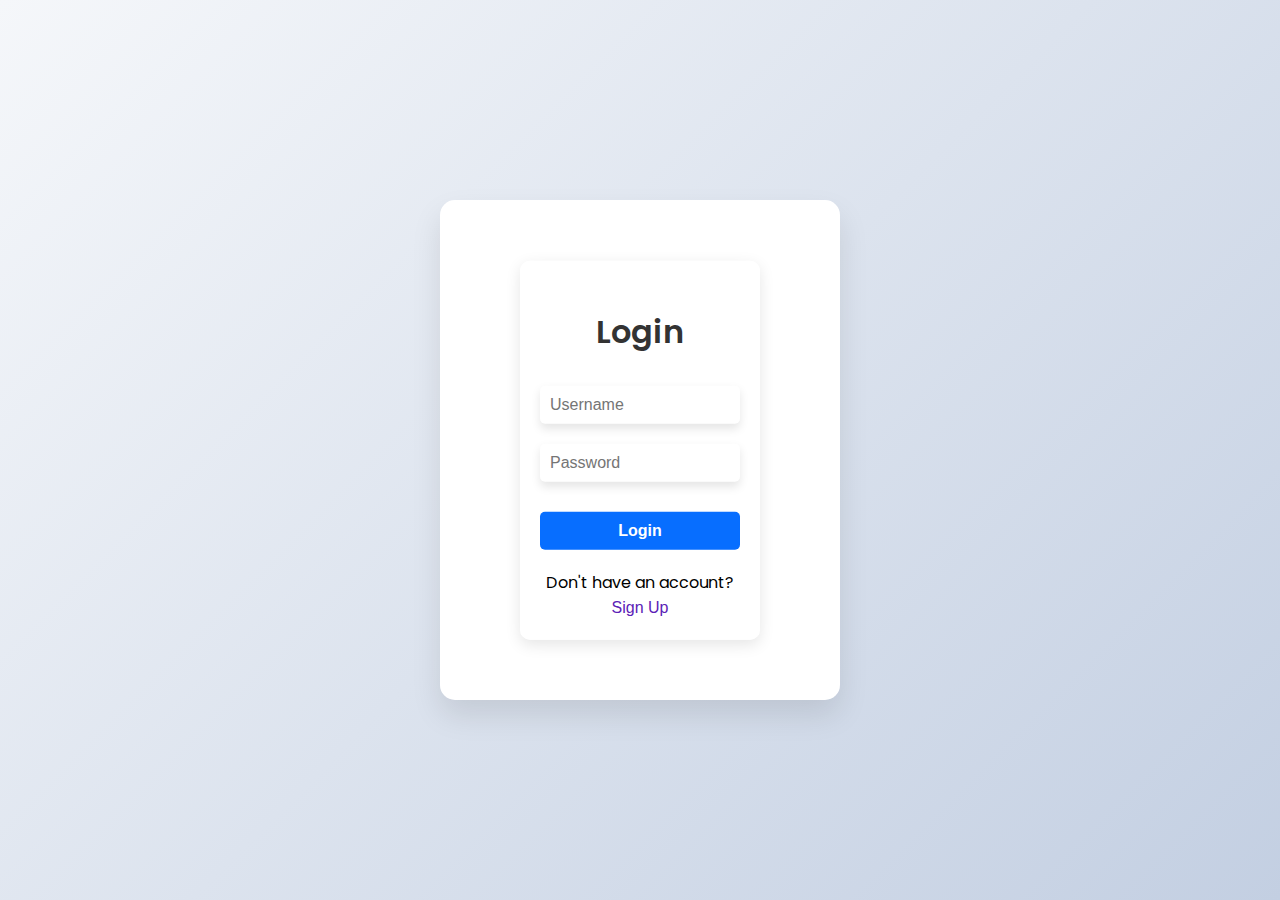
<file: home.html>
<!DOCTYPE html>
<html lang="en">
<head>
    <meta charset="UTF-8">
    <meta name="viewport" content="width=device-width, initial-scale=1.0">
    <title>AI Health Companion - Home</title>
    <link rel="stylesheet" href="style.css">
    <style>
        .module-container {
            display: flex;
            flex-wrap: wrap;
            justify-content: center;
            gap: 20px;
            padding: 20px;
        }
        .module-button {
            width: 200px;
            height: 200px;
            display: flex;
            flex-direction: column;
            justify-content: center;
            align-items: center;
            background-color: var(--primary-color);
            color: white;
            border: none;
            border-radius: 10px;
            font-size: 18px;
            cursor: pointer;
            transition: transform 0.3s ease, box-shadow 0.3s ease;
            text-decoration: none;
        }
        .module-button:hover {
            transform: translateY(-5px);
            box-shadow: 0 5px 15px rgba(0,0,0,0.1);
        }
        .module-button i {
            font-size: 48px;
            margin-bottom: 10px;
        }
    </style>
    <link rel="stylesheet" href="https://cdnjs.cloudflare.com/ajax/libs/font-awesome/6.0.0-beta3/css/all.min.css">
</head>
<body>
    <div class="header-controls">
        <div class="theme-switch-wrapper">
            <label class="theme-switch" for="checkbox">
                <input type="checkbox" id="checkbox" />
                <div class="slider round"></div>
            </label>
            <em>Dark Mode</em>
        </div>
        <button id="logoutButton" onclick="logout()" class="logout-button">Logout</button>
    </div>

    <main>
        <h1>AI Health Companion</h1>
        
        <div id="userProfile"></div>
        
        <div class="module-container">
            <a href="index.html" class="module-button">
                <i class="fas fa-box"></i>
                Product Analysis
            </a>
            <a href="food_analysis.html" class="module-button">
                <i class="fas fa-utensils"></i>
                Food Analysis
            </a>
            <a href="emergency.html" class="module-button">
                <i class="fas fa-ambulance"></i>
                Emergency
            </a>
        </div>
    </main>

    <script src="profile.js"></script>
    <script>
        window.onload = function() {
            displayUserProfile();
        }

        const toggleSwitch = document.querySelector('.theme-switch input[type="checkbox"]');
        function switchTheme(e) {
            if (e.target.checked) {
                document.documentElement.setAttribute('data-theme', 'dark');
                localStorage.setItem('theme', 'dark');
            } else {
                document.documentElement.setAttribute('data-theme', 'light');
                localStorage.setItem('theme', 'light');
            }    
        }
        toggleSwitch.addEventListener('change', switchTheme, false);

        const currentTheme = localStorage.getItem('theme') ? localStorage.getItem('theme') : null;
        if (currentTheme) {
            document.documentElement.setAttribute('data-theme', currentTheme);
            if (currentTheme === 'dark') {
                toggleSwitch.checked = true;
            }
        }
    </script>
</body>
</html>
</file>
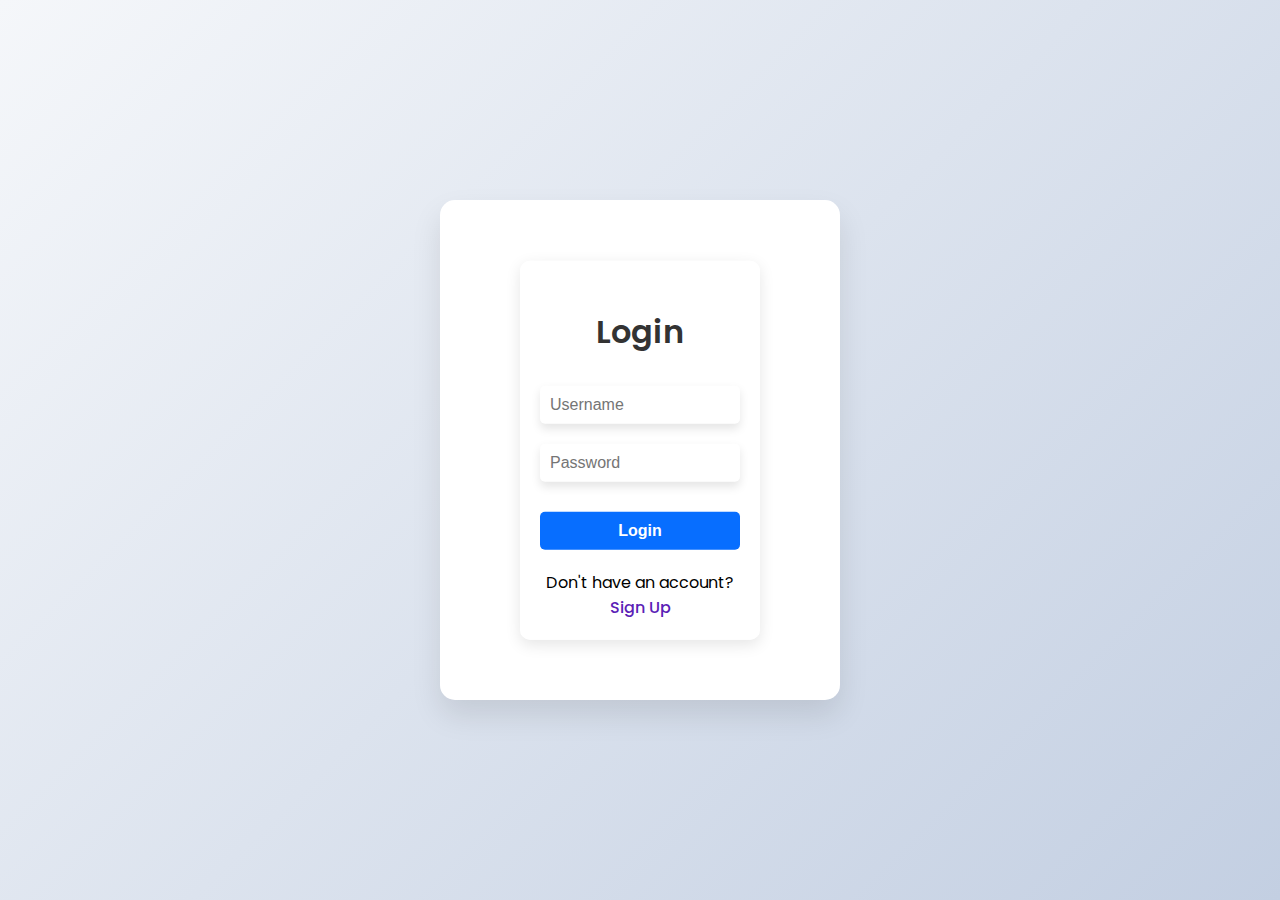
<file: login.html>
<!DOCTYPE html>
<html lang="en">
<head>
  <meta charset="UTF-8">
  <meta name="viewport" content="width=device-width, initial-scale=1.0">
  <title>Login</title>
  <link rel="stylesheet" href="loginstyle.css">
</head>
<body>
  <div class="container">
    <div class="form-container">
      <form id="loginForm" onsubmit="login(event)">
        <h2>Login</h2>
        <input type="text" id="username" placeholder="Username" required>
        <input type="password" id="password" placeholder="Password" required>
        <button type="submit">Login</button>
      </form>
      <div class="signup-link">
        Don't have an account? <a href="signup.html">Sign Up</a>
      </div>
    </div>
    <div class="background-image"></div>
  </div>

  <script src="profile.js"></script>
</body>
</html>
</file>
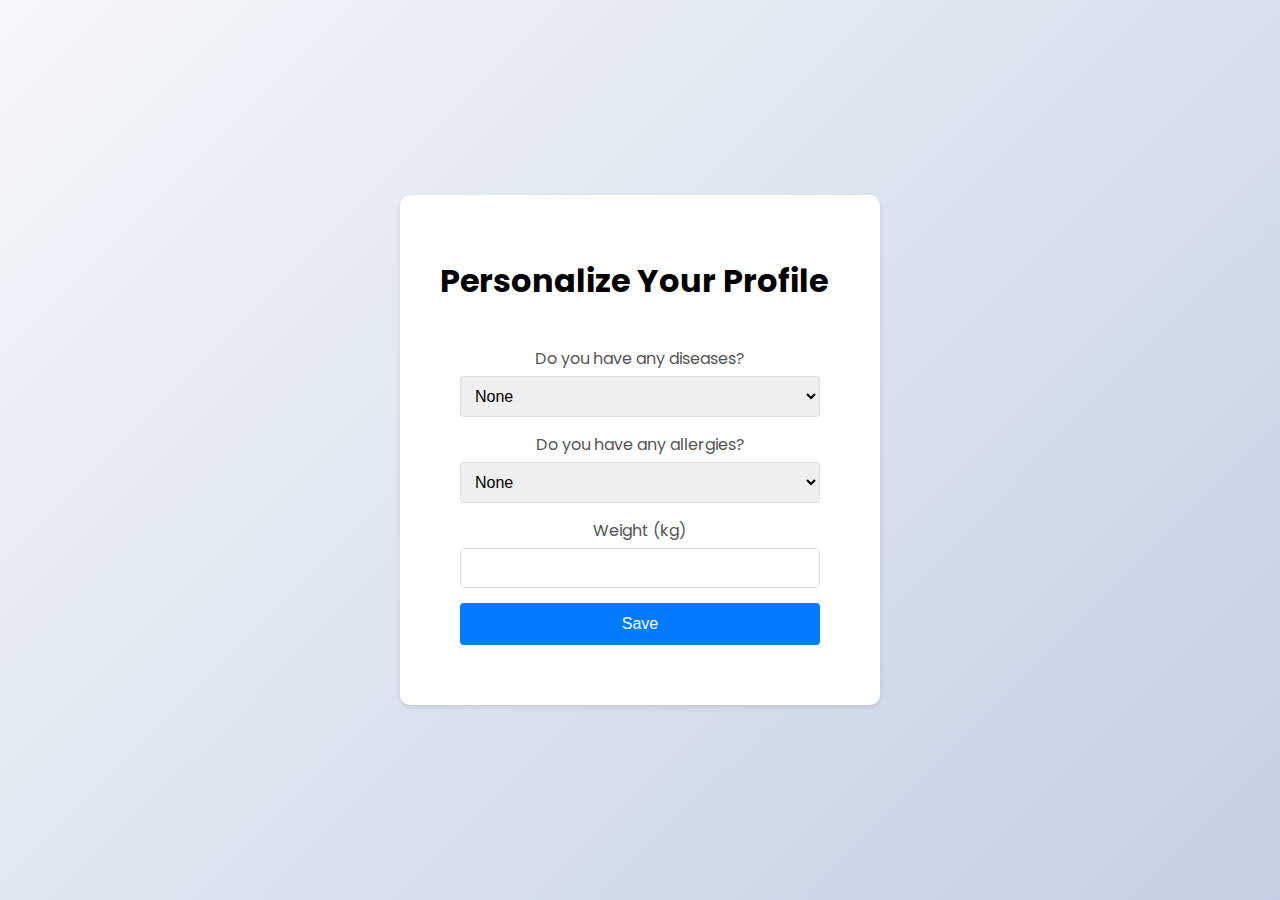
<file: personalize.html>
<!DOCTYPE html>
<html lang="en">
<head>
  <meta charset="UTF-8">
  <meta name="viewport" content="width=device-width, initial-scale=1.0">
  <title>Personalize Your Profile</title>
  <link rel="stylesheet" href="https://fonts.googleapis.com/css2?family=Poppins:wght@300;400;500;600;700&display=swap">
  <link rel="stylesheet" href="personalize.css">
</head>
<body>
  <div class="container">
    <h1>Personalize Your Profile</h1>
    <form id="personalizeForm" onsubmit="saveProfile(); return false;">
      <label for="diseases">Do you have any diseases?</label>
      <select id="diseases" name="diseases">
        <option value="None">None</option>
        <option value="diabetes">Diabetes</option>
        <option value="hypertension">Hypertension</option>
      </select>

      <label for="allergies">Do you have any allergies?</label>
      <select id="allergies" name="allergies">
        <option value="None">None</option>
        <option value="peanuts">Peanuts</option>
        <option value="lactose">Lactose Intolerance</option>
      </select>

      <label for="weight">Weight (kg)</label>
      <input type="number" id="weight" name="weight" min="0">

      <button type="submit">Save</button>
    </form>
  </div>
  <script src="profile.js"></script>
</body>
</html>
</file>
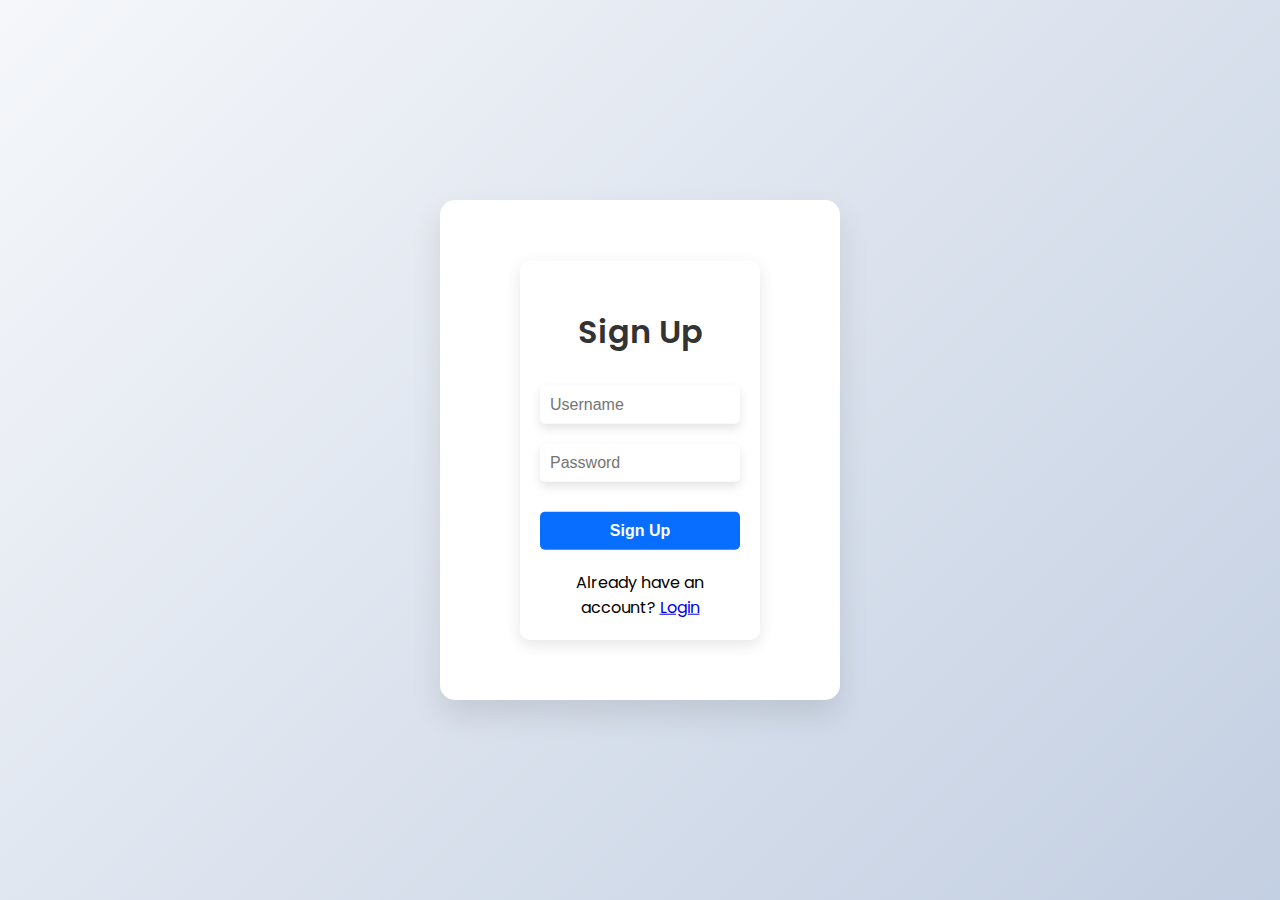
<file: signup.html>
<!DOCTYPE html>
<html lang="en">
<head>
  <meta charset="UTF-8">
  <meta name="viewport" content="width=device-width, initial-scale=1.0">
  <title>Sign Up</title>
  <link rel="stylesheet" href="loginstyle.css">
</head>
<body>
  <div class="container">
    <div class="form-container">
      <form id="signupForm" onsubmit="signup(); return false;">
        <h2>Sign Up</h2>
        <input type="text" id="username" placeholder="Username" required>
        <input type="password" id="password" placeholder="Password" required>
        <button type="submit">Sign Up</button>
      </form>
      <div class="login-link">
        Already have an account? <a href="login.html">Login</a>
      </div>
    </div>
    <div class="background-image"></div>
  </div>

  <script src="profile.js"></script>
</body>
</html>
</file>
<file: style.css>
:root {
  --primary-color: #3498db;
  --secondary-color: #2ecc71;
  --background-color: #ffffff;
  --text-color: #333333;
  --border-color: #e0e0e0;
  --healthy-color: #2ecc71;
  --unhealthy-color: #e74c3c;
}

[data-theme="dark"] {
  --primary-color: #2980b9;
  --secondary-color: #27ae60;
  --background-color: #2c3e50;
  --text-color: #ecf0f1;
  --border-color: #34495e;
  --healthy-color: #27ae60;
  --unhealthy-color: #c0392b;
}

body {
  margin: 0;
  padding: 16px;
  font-family: 'Segoe UI', Roboto, Oxygen, Ubuntu, Cantarell, 'Open Sans', 'Helvetica Neue', sans-serif;
  -webkit-font-smoothing: antialiased;
  background-color: var(--background-color);
  color: var(--text-color);
  transition: all 0.3s ease;
}

main {
  width: 100%;
  max-width: 600px;
  margin: 0 auto;
  padding: 24px;
  border-radius: 20px;
  box-shadow: 0 10px 30px rgba(0, 0, 0, 0.1);
  background-color: var(--background-color);
}

h1 {
  display: flex;
  align-items: center;
  gap: 16px;
  margin: 0 0 24px;
  font-size: 28px;
  color: var(--primary-color);
}

/* h1::before {
  content: '';
  display: inline-block;
  background: url(gemini.svg);
  width: 40px;
  height: 40px;
  background-size: cover;
} */

.image-picker {
  display: flex;
  flex-direction: column;
  gap: 16px;
  margin-top: 24px;
}

.file-input-wrapper {
  position: relative;
  overflow: hidden;
}

.file-input-wrapper input[type="file"] {
  position: absolute;
  left: -9999px;
}

.file-input-label {
  display: block;
  padding: 12px 20px;
  background-color: var(--primary-color);
  color: #ffffff;
  border-radius: 8px;
  cursor: pointer;
  transition: all 0.3s ease;
  text-align: center;
  overflow: hidden;
  text-overflow: ellipsis;
  white-space: nowrap;
}

.file-input-label:hover {
  background-color: var(--secondary-color);
}

.file-input-label.file-selected {
  background-color: var(--secondary-color);
}

.prompt-box {
  margin: 24px 0;
  display: flex;
  gap: 16px;
  align-items: center;
}

button {
  background-color: var(--primary-color);
  color: #ffffff;
  border: none;
  border-radius: 8px;
  padding: 12px 24px;
  font-size: 16px;
  font-weight: bold;
  cursor: pointer;
  transition: background-color 0.3s ease;
}

button:hover {
  background-color: var(--secondary-color);
}

.health-status {
  display: none;
  border-radius: 8px;
  padding: 12px 24px;
  margin-top: 24px;
  font-weight: bold;
  text-align: center;
}

.health-status.healthy {
  background-color: var(--healthy-color);
  color: #ffffff;
}

.health-status.unhealthy {
  background-color: var(--unhealthy-color);
  color: #ffffff;
}

.followup-container {
  margin-top: 24px;
  display: flex;
  flex-direction: column;
  gap: 16px;
}

#followupInput {
  width: 100%;
  padding: 12px 16px;
  border: 1px solid var(--border-color);
  border-radius: 8px;
  font-size: 16px;
  background-color: var(--background-color);
  color: var(--text-color);
}

.followup-output-container {
  margin-top: 24px;
  position: relative;
}

.close-button {
  position: absolute;
  top: 8px;
  right: 8px;
  background-color: transparent;
  color: var(--text-color);
  font-size: 24px;
  padding: 0;
}

.followup-output {
  padding: 16px;
  background-color: var(--border-color);
  border-radius: 8px;
  min-height: 100px;
}

#chartContainer {
  width: 100%;
  height: 300px;
  margin-bottom: 24px;
  display: none; /* Hide by default */
}

.loader {
  display: none;
  width: 24px;
  height: 24px;
  border: 3px solid var(--border-color);
  border-top: 3px solid var(--primary-color);
  border-radius: 50%;
  animation: spin 1s linear infinite;
}

@keyframes spin {
  0% { transform: rotate(0deg); }
  100% { transform: rotate(360deg); }
}

/* Dark mode toggle */
.theme-switch-wrapper {
  display: flex;
  align-items: center;
  justify-content: flex-end;
  margin-bottom: 8px; /* Reduced margin to accommodate logout button */
}

.theme-switch {
  display: inline-block;
  height: 34px;
  position: relative;
  width: 60px;
}

.theme-switch input {
  display: none;
}

.slider {
  background-color: #ccc;
  bottom: 0;
  cursor: pointer;
  left: 0;
  position: absolute;
  right: 0;
  top: 0;
  transition: .4s;
}

.slider:before {
  background-color: #fff;
  bottom: 4px;
  content: "";
  height: 26px;
  left: 4px;
  position: absolute;
  transition: .4s;
  width: 26px;
}

input:checked + .slider {
  background-color: var(--primary-color);
}

input:checked + .slider:before {
  transform: translateX(26px);
}

.slider.round {
  border-radius: 34px;
}

.slider.round:before {
  border-radius: 50%;
}

.theme-switch-wrapper em {
  margin-left: 10px;
  font-size: 14px;
}

/* Responsive table styles */
@media screen and (max-width: 600px) {
  table {
    width: 100%;
    border-collapse: collapse;
  }

  th, td {
    display: table-cell;
    padding: 10px;
    text-align: left;
    border-bottom: 1px solid #ddd;
  }

  th {
    background-color: #f2f2f2;
    font-weight: bold;
  }

  tr:nth-child(even) {
    background-color: #f9f9f9;
  }

  /* Optional: make the table scrollable horizontally if it's too wide */
  .table-container {
    overflow-x: auto;
  }
}

/* Additional media query for very small screens */
@media screen and (max-width: 360px) {
  h1 {
    font-size: 20px;
  }

  h1::before {
    width: 30px;
    height: 30px;
  }

  .file-input-label {
    font-size: 12px;
    padding: 8px 12px;
  }

  button {
    font-size: 14px;
    padding: 10px 20px;
  }

  #chartContainer {
    height: 200px;
  }
}

/* Add these new styles and modify existing ones */

.header-controls {
  display: flex;
  flex-direction: column;
  align-items: flex-end;
  margin-bottom: 16px;
}

.theme-switch-wrapper {
  display: flex;
  align-items: center;
  justify-content: flex-end;
  margin-bottom: 8px;
}

.logout-button {
  background-color: var(--unhealthy-color);
  color: #ffffff;
  border: none;
  border-radius: 8px;
  padding: 8px 16px;
  font-size: 14px;
  font-weight: bold;
  cursor: pointer;
  transition: background-color 0.3s ease;
}

.logout-button:hover {
  background-color: #c0392b;
}

#userProfile {
  margin-bottom: 24px;
  padding: 16px;
  background-color: var(--border-color);
  border-radius: 8px;
}

#userProfile h3 {
  margin-top: 0;
  color: var(--primary-color);
}

#userProfile p {
  margin: 8px 0;
}

@media screen and (max-width: 600px) {
  .header-controls {
    align-items: center;
  }

  .theme-switch-wrapper {
    margin-bottom: 12px;
  }

  .logout-button {
    width: 100%;
    max-width: 200px;
  }
}

/* Rest of the CSS remains the same */

.profile-response-table {
  margin-top: 24px;
  background-color: var(--border-color);
  border-radius: 8px;
  overflow: hidden;
}

.profile-response-table table {
  width: 100%;
  border-collapse: collapse;
}

.profile-response-table th,
.profile-response-table td {
  padding: 12px;
  text-align: left;
  border-bottom: 1px solid var(--background-color);
}

.profile-response-table th {
  background-color: var(--primary-color);
  color: #ffffff;
}

.profile-response-table tr:last-child th,
.profile-response-table tr:last-child td {
  border-bottom: none;
}

.profile-response-table .recommended {
  background-color: var(--healthy-color);
}

.profile-response-table .not-recommended {
  background-color: var(--unhealthy-color);
}

.profile-response-table .recommended td,
.profile-response-table .not-recommended td {
  color: #ffffff;
}

@media screen and (max-width: 600px) {
  .profile-response-table th,
  .profile-response-table td {
    display: block;
    width: 100%;
    box-sizing: border-box;
  }
  
  .profile-response-table th {
    text-align: center;
  }
}

/* Add these styles to your existing style.css file */

.calorie-status {
  padding: 10px;
  border-radius: 5px;
  font-weight: bold;
  text-align: center;
  margin-bottom: 10px;
  background-color: #f0f0f0;
  color: #333;
}

.table-container {
  overflow-x: auto;
}

.table-container table {
  width: 100%;
  border-collapse: collapse;
  margin-bottom: 20px;
}

.table-container th, .table-container td {
  border: 1px solid #ddd;
  padding: 8px;
  text-align: left;
}

.table-container th {
  background-color: #f2f2f2;
  font-weight: bold;
}

.table-container tr:nth-child(even) {
  background-color: #f9f9f9;
}

.table-container tr:hover {
  background-color: #f5f5f5;
}

@media screen and (max-width: 600px) {
  .table-container table, .table-container thead, .table-container tbody, .table-container th, .table-container td, .table-container tr {
    display: block;
  }
  
  .table-container thead tr {
    position: absolute;
    top: -9999px;
    left: -9999px;
  }
  
  .table-container tr {
    border: 1px solid #ccc;
  }
  
  .table-container td {
    border: none;
    border-bottom: 1px solid #eee;
    position: relative;
    padding-left: 50%;
  }
  
  .table-container td:before {
    position: absolute;
    top: 6px;
    left: 6px;
    width: 45%;
    padding-right: 10px;
    white-space: nowrap;
    content: attr(data-label);
    font-weight: bold;
  }
}

#chartContainer {
  width: 100%;
  max-width: 400px;
  margin: 0 auto;
  height: 400px;
}

.ai-response {
    margin-top: 20px;
    padding: 15px;
    background-color: var(--background-color);
    border: 1px solid var(--border-color);
    border-radius: 5px;
}

.ai-response h2, .ai-response h3 {
    color: var(--primary-color);
}

.ai-response ul, .ai-response ol {
    margin-left: 20px;
}

.error {
    color: #e74c3c;
    font-weight: bold;
}
</file>
<file: loginstyle.css>
@import url('https://fonts.googleapis.com/css2?family=Poppins:wght@300;400;500;600;700&display=swap');

body {
  font-family: 'Poppins', sans-serif;
  margin: 0;
  padding: 0;
  display: flex;
  justify-content: center;
  align-items: center;
  height: 100vh;
  background: linear-gradient(135deg, #f5f7fa, #c3cfe2);
  overflow: hidden;
}

.container {
  position: relative;
  width: 400px;
  height: 500px;
  background: #fff;
  box-shadow: 0 15px 30px rgba(0, 0, 0, 0.1);
  border-radius: 15px;
  overflow: hidden;
}

.background-image {
  position: absolute;
  top: 0;
  left: 0;
  width: 100%;
  height: 100%;
  background: url('https://source.unsplash.com/1600x900/?nature,water') no-repeat center center;
  background-size: cover;
  filter: brightness(0.7);
  z-index: -1;
  transition: transform 0.5s;
}

.form-container {
  position: relative;
  top: 50%;
  left: 50%;
  max-width: 50%;
  transform: translate(-50%, -50%);
  background: rgba(255, 255, 255, 0.9);
  padding: 20px 20px;
  border-radius: 10px;
  box-shadow: 0 5px 15px rgba(0, 0, 0, 0.1);
  text-align: center;
}

h2 {
  margin-bottom: 20px;
  font-size: 2rem;
  font-weight: 600;
  color: #333;
}

input {
  width: 90%;
  padding: 10px;
  margin: 10px 0;
  border: none;
  border-radius: 5px;
  box-shadow: 0 5px 10px rgba(0, 0, 0, 0.1);
  font-size: 1rem;
}

button {
  width: 100%;
  padding: 10px;
  margin: 20px 0;
  border: none;
  border-radius: 5px;
  background: #076EFF;
  color: #fff;
  font-size: 1rem;
  font-weight: 600;
  cursor: pointer;
  transition: background 0.3s;
}

button:hover {
  background: rgb(46, 150, 46);
}

.signup-link a {
  color: #5b21b6;
  text-decoration: none;
  font-weight: 500;
}

.signup-link a:hover {
  text-decoration: underline;
}
</file>
<file: personalize.css>
body {
    font-family: 'Poppins', sans-serif;
    background-color: #f4f4f4;
    margin: 0;
    padding: 0;
    display: flex;
    justify-content: center;
    align-items: center;
    min-height: 100vh;
  }
  
  .container {
    background-color: #fff;
    border-radius: 10px;
    box-shadow: 0 2px 5px rgba(0, 0, 0, 0.1);
    padding: 40px;
    width: 400px;
    animation: slideIn 0.5s ease-in-out;
  }
  
  h2 {
    text-align: center;
    margin-bottom: 20px;
    color: #333;
    font-weight: 600;
  }
  
  label {
    display: block;
    margin-bottom: 5px;
    color: #555;
    font-size: 1rem;
  }
  
  select, input {
    width: 100%;
    padding: 10px;
    margin-bottom: 15px;
    border: 1px solid #ddd;
    border-radius: 4px;
    box-sizing: border-box;
    font-size: 1rem;
  }
  
  select:focus, input:focus {
    border-color: #007bff;
    box-shadow: 0 0 5px rgba(0, 123, 255, 0.5);
  }
  
  .checkbox-group {
    margin-bottom: 15px;
  }
  
  .checkbox-label {
    display: block;
    margin-bottom: 8px;
    color: #555;
  }
  
  input[type="checkbox"] {
    margin-right: 5px;
  }
  
  button {
    background-color: #007bff;
    color: #fff;
    padding: 12px 20px;
    border: none;
    border-radius: 4px;
    cursor: pointer;
    width: 100%;
    transition: background-color 0.3s;
    font-size: 1rem;
    font-weight: 500;
  }
  
  button:hover {
    background-color: #0069d9;
  }
  
  @keyframes slideIn {
    from {
      opacity: 0;
      transform: translateY(-20px);
    }
    to {
      opacity: 1;
      transform: translateY(0);
    }
  }
  
  /* Additional Styling */
  .container {
    overflow: hidden; /* To ensure the animation doesn't spill out */
  }
  
  /* Adding a subtle gradient to the background */
  body {
    background: linear-gradient(135deg, #f5f7fa, #c3cfe2);
  }
  
  /* Enhancing form elements */
  select, input {
    transition: border-color 0.3s;
  }
  
  select option {
    padding: 10px;
    background-color: #fff;
  }
  
  select option:hover {
    background-color: #f4f4f4;
  }
  
  /* Adding some padding around the form to make it breathe */
  form {
    padding: 20px;
  }
  
  /* Centering the form within the container */
  form {
    display: flex;
    flex-direction: column;
    align-items: center;
  }
</file>
